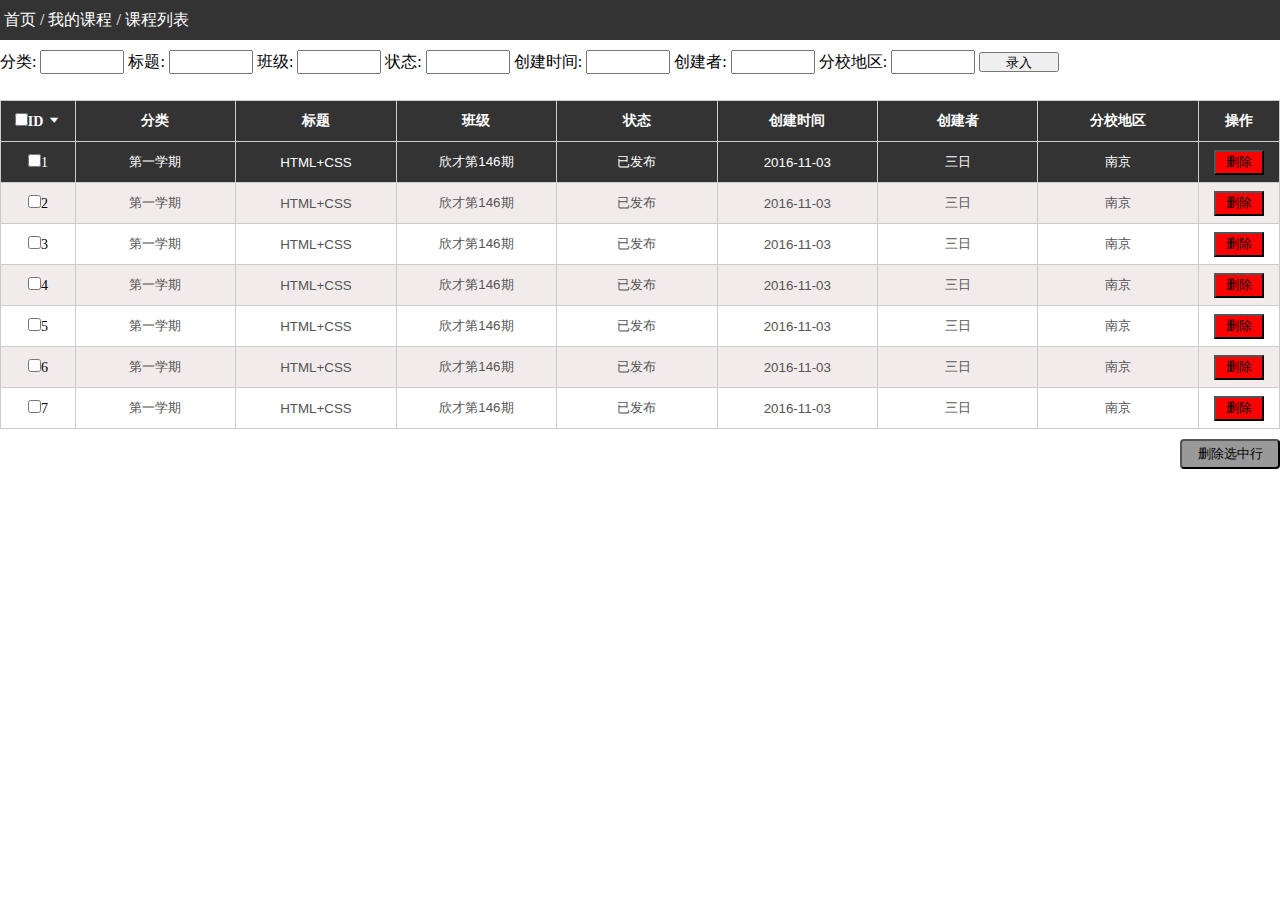
<file: index.html>
<!DOCTYPE html>
<html lang="en">
<head>
	<meta charset="UTF-8">
	<title>index</title>
	<link rel="stylesheet" href="css/index.css">
	<link rel="stylesheet" href="iconfont/iconfont.css">

</head>
<body>	
	<div class="top">&nbsp;首页&nbsp;/&nbsp;我的课程&nbsp;/&nbsp;课程列表</div>
	<div class="add">
		<span>分类:</span> <input type="text" class="classify" value="">
		<span>标题:</span> <input type="text" class="title" value="">
		<span>班级:</span> <input type="text" class="grade" value="">
		<span>状态:</span> <input type="text" class="state" value="">
		<span>创建时间:</span> <input type="text" class="creation" value="">
		<span>创建者:</span> <input type="text" class="creator" value="">
		<span>分校地区:</span> <input type="text" class="area" value="">
		<input type="button" class="button" value="录入">
		<span class="error">请勿留空</span>
	</div>
	<table>
		<thead>
			<th class="rows1"><input type="checkbox" class="selAll">ID
				<span class="icons">&#xe603;</span>
			</th>
			<th class="rows2">分类</th>
			<th class="rows3">标题</th>
			<th class="rows4">班级</th>
			<th class="rows5">状态</th>
			<th class="rows6">创建时间</th>
			<th class="rows7">创建者</th>
			<th class="rows8">分校地区</th>
			<th class="rows9">操作</th>
		</thead>
		<tbody>
		</tbody>
	</table>
	<input type="button" class="delAll" value="删除选中行">
</body>
</html>
<script src="js/jquery-3.1.1.min.js"></script>
<script src="iconfont/iconfont.js"></script>
<script src="js/check-input.js"></script>
</file>
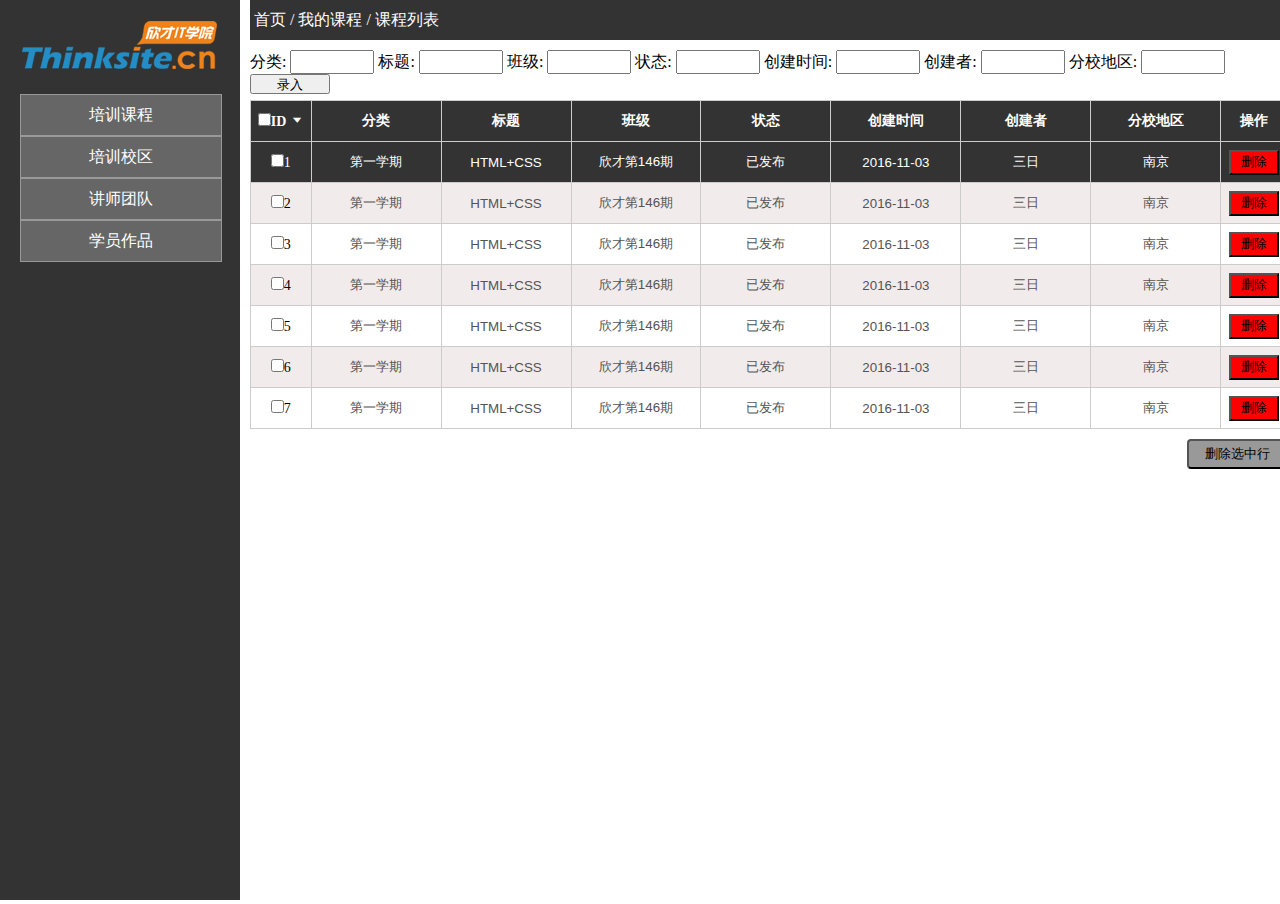
<file: yemian.html>
<!DOCTYPE html>
<html lang="en">
<head>
	<meta charset="UTF-8">
	<title>main</title>
	<link rel="stylesheet" href="css/yemian.css">

</head>
<body>
	<div class="left">	
 		<img src="images/logo.png">
 		<div id="guide">
 		<div class="guide">培训课程</div>
 		<div class="guide">培训校区</div>
 		<div class="guide">讲师团队</div>
 		<div class="guide">学员作品</div>
	</div>
	</div>
	<div class="right">
		<iframe src="index.html" scrolling="no" frameborder="0"></iframe>
	</div>
</body>
</html>
</file>
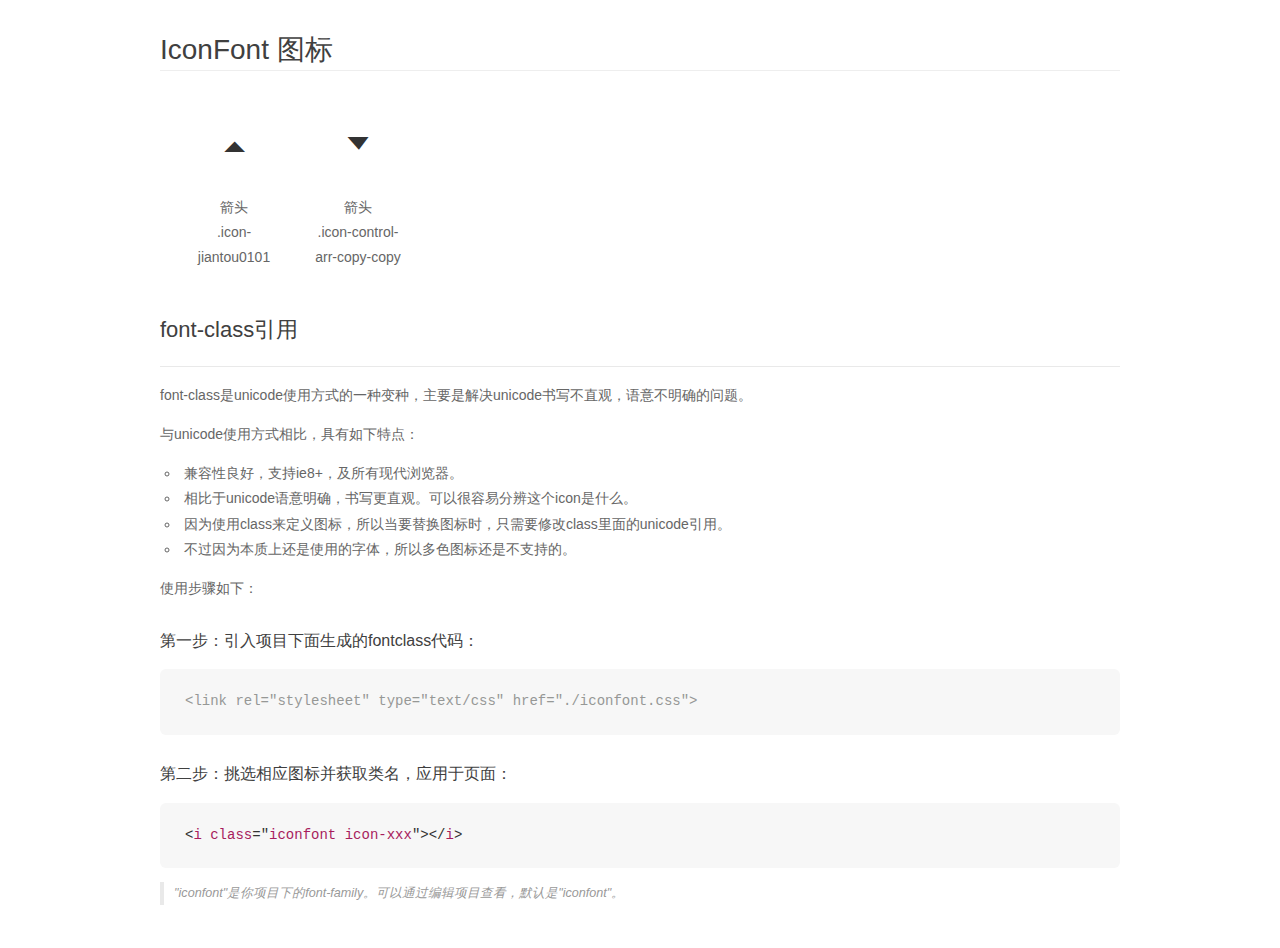
<file: iconfont/demo_fontclass.html>
<!DOCTYPE html>
<html>
<head>
    <meta charset="utf-8"/>
    <title>IconFont</title>
    <link rel="stylesheet" href="demo.css">
    <link rel="stylesheet" href="iconfont.css">
</head>
<body>
    <div class="main markdown">
        <h1>IconFont 图标</h1>
        <ul class="icon_lists clear">
            
                <li>
                <i class="icon iconfont icon-jiantou0101"></i>
                    <div class="name">箭头</div>
                    <div class="fontclass">.icon-jiantou0101</div>
                </li>
            
                <li>
                <i class="icon iconfont icon-control-arr-copy-copy"></i>
                    <div class="name">箭头</div>
                    <div class="fontclass">.icon-control-arr-copy-copy</div>
                </li>
            
        </ul>

        <h2 id="font-class-">font-class引用</h2>
        <hr>

        <p>font-class是unicode使用方式的一种变种，主要是解决unicode书写不直观，语意不明确的问题。</p>
        <p>与unicode使用方式相比，具有如下特点：</p>
        <ul>
        <li>兼容性良好，支持ie8+，及所有现代浏览器。</li>
        <li>相比于unicode语意明确，书写更直观。可以很容易分辨这个icon是什么。</li>
        <li>因为使用class来定义图标，所以当要替换图标时，只需要修改class里面的unicode引用。</li>
        <li>不过因为本质上还是使用的字体，所以多色图标还是不支持的。</li>
        </ul>
        <p>使用步骤如下：</p>
        <h3 id="-fontclass-">第一步：引入项目下面生成的fontclass代码：</h3>


        <pre><code class="lang-js hljs javascript"><span class="hljs-comment">&lt;link rel="stylesheet" type="text/css" href="./iconfont.css"&gt;</span></code></pre>
        <h3 id="-">第二步：挑选相应图标并获取类名，应用于页面：</h3>
        <pre><code class="lang-css hljs">&lt;<span class="hljs-selector-tag">i</span> <span class="hljs-selector-tag">class</span>="<span class="hljs-selector-tag">iconfont</span> <span class="hljs-selector-tag">icon-xxx</span>"&gt;&lt;/<span class="hljs-selector-tag">i</span>&gt;</code></pre>
        <blockquote>
        <p>"iconfont"是你项目下的font-family。可以通过编辑项目查看，默认是"iconfont"。</p>
        </blockquote>
    </div>
</body>
</html>
</file>
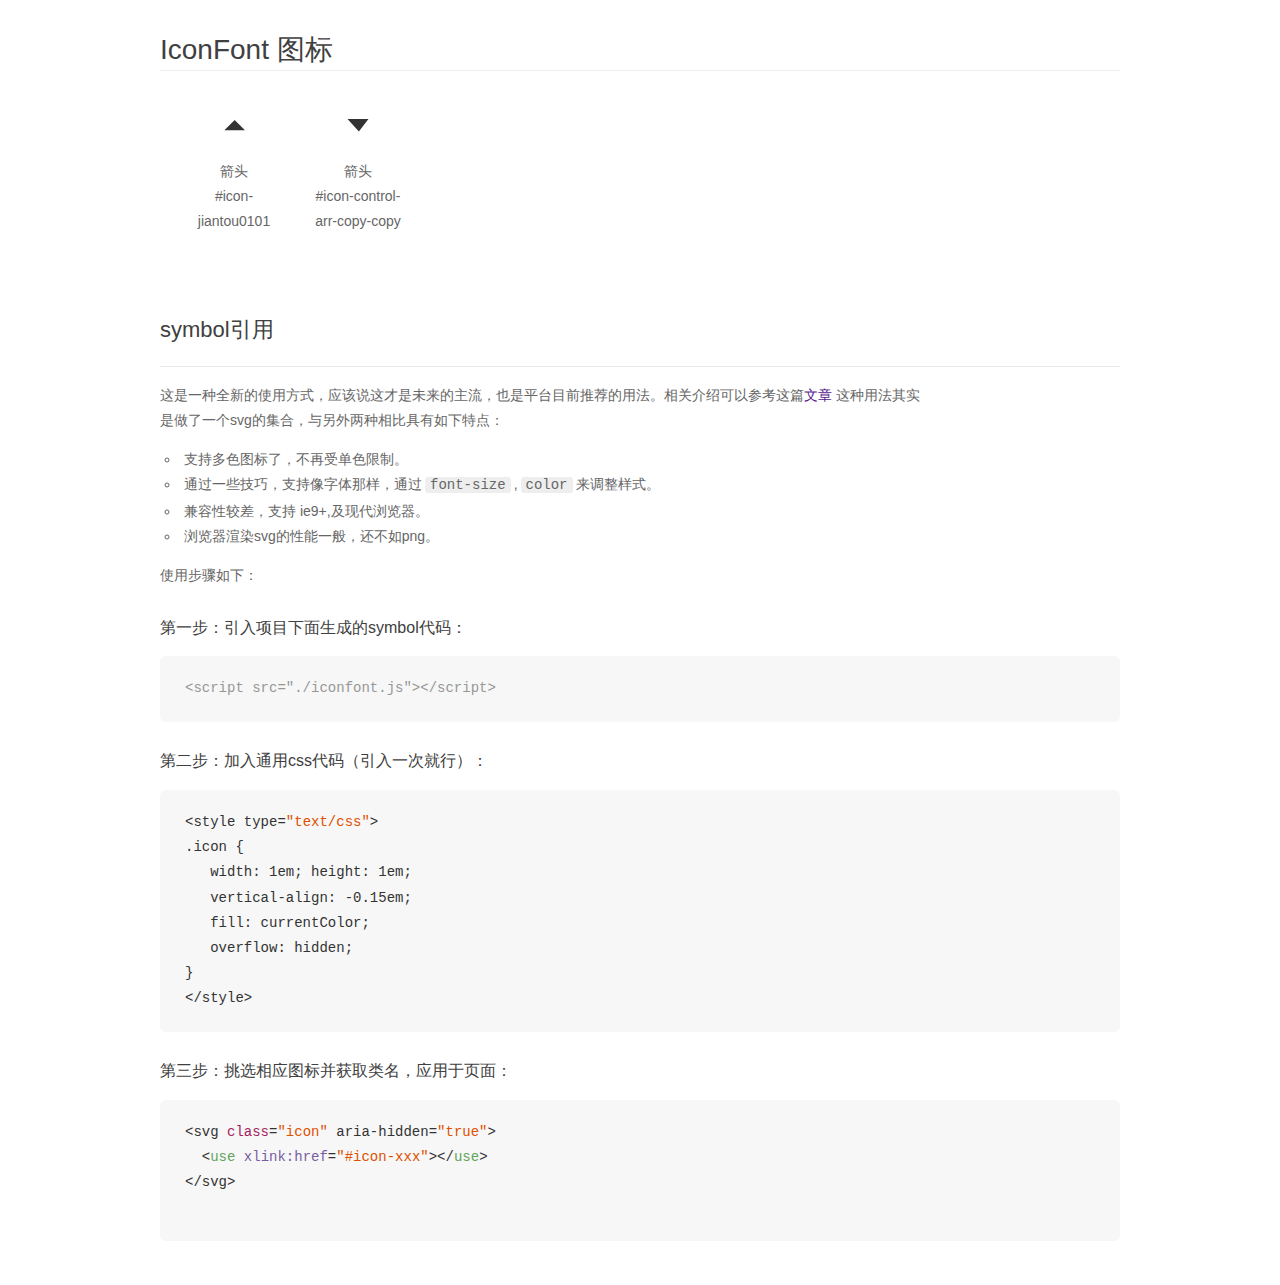
<file: iconfont/demo_symbol.html>
<!DOCTYPE html>
<html>
<head>
    <meta charset="utf-8"/>
    <title>IconFont</title>
    <link rel="stylesheet" href="demo.css">
    <script src="iconfont.js"></script>

    <style type="text/css">
        .icon {
          /* 通过设置 font-size 来改变图标大小 */
          width: 1em; height: 1em;
          /* 图标和文字相邻时，垂直对齐 */
          vertical-align: -0.15em;
          /* 通过设置 color 来改变 SVG 的颜色/fill */
          fill: currentColor;
          /* path 和 stroke 溢出 viewBox 部分在 IE 下会显示
             normalize.css 中也包含这行 */
          overflow: hidden;
        }

    </style>
</head>
<body>
    <div class="main markdown">
        <h1>IconFont 图标</h1>
        <ul class="icon_lists clear">
            
                <li>
                    <svg class="icon" aria-hidden="true">
                        <use xlink:href="#icon-jiantou0101"></use>
                    </svg>
                    <div class="name">箭头</div>
                    <div class="fontclass">#icon-jiantou0101</div>
                </li>
            
                <li>
                    <svg class="icon" aria-hidden="true">
                        <use xlink:href="#icon-control-arr-copy-copy"></use>
                    </svg>
                    <div class="name">箭头</div>
                    <div class="fontclass">#icon-control-arr-copy-copy</div>
                </li>
            
        </ul>


        <h2 id="symbol-">symbol引用</h2>
        <hr>

        <p>这是一种全新的使用方式，应该说这才是未来的主流，也是平台目前推荐的用法。相关介绍可以参考这篇<a href="">文章</a>
        这种用法其实是做了一个svg的集合，与另外两种相比具有如下特点：</p>
        <ul>
          <li>支持多色图标了，不再受单色限制。</li>
          <li>通过一些技巧，支持像字体那样，通过<code>font-size</code>,<code>color</code>来调整样式。</li>
          <li>兼容性较差，支持 ie9+,及现代浏览器。</li>
          <li>浏览器渲染svg的性能一般，还不如png。</li>
        </ul>
        <p>使用步骤如下：</p>
        <h3 id="-symbol-">第一步：引入项目下面生成的symbol代码：</h3>
        <pre><code class="lang-js hljs javascript"><span class="hljs-comment">&lt;script src="./iconfont.js"&gt;&lt;/script&gt;</span></code></pre>
        <h3 id="-css-">第二步：加入通用css代码（引入一次就行）：</h3>
        <pre><code class="lang-js hljs javascript">&lt;style type=<span class="hljs-string">"text/css"</span>&gt;
.icon {
   width: <span class="hljs-number">1</span>em; height: <span class="hljs-number">1</span>em;
   vertical-align: <span class="hljs-number">-0.15</span>em;
   fill: currentColor;
   overflow: hidden;
}
&lt;<span class="hljs-regexp">/style&gt;</span></code></pre>
        <h3 id="-">第三步：挑选相应图标并获取类名，应用于页面：</h3>
        <pre><code class="lang-js hljs javascript">&lt;svg <span class="hljs-class"><span class="hljs-keyword">class</span></span>=<span class="hljs-string">"icon"</span> aria-hidden=<span class="hljs-string">"true"</span>&gt;<span class="xml"><span class="hljs-tag">
  &lt;<span class="hljs-name">use</span> <span class="hljs-attr">xlink:href</span>=<span class="hljs-string">"#icon-xxx"</span>&gt;</span><span class="hljs-tag">&lt;/<span class="hljs-name">use</span>&gt;</span>
</span>&lt;<span class="hljs-regexp">/svg&gt;
        </span></code></pre>
    </div>
</body>
</html>
</file>
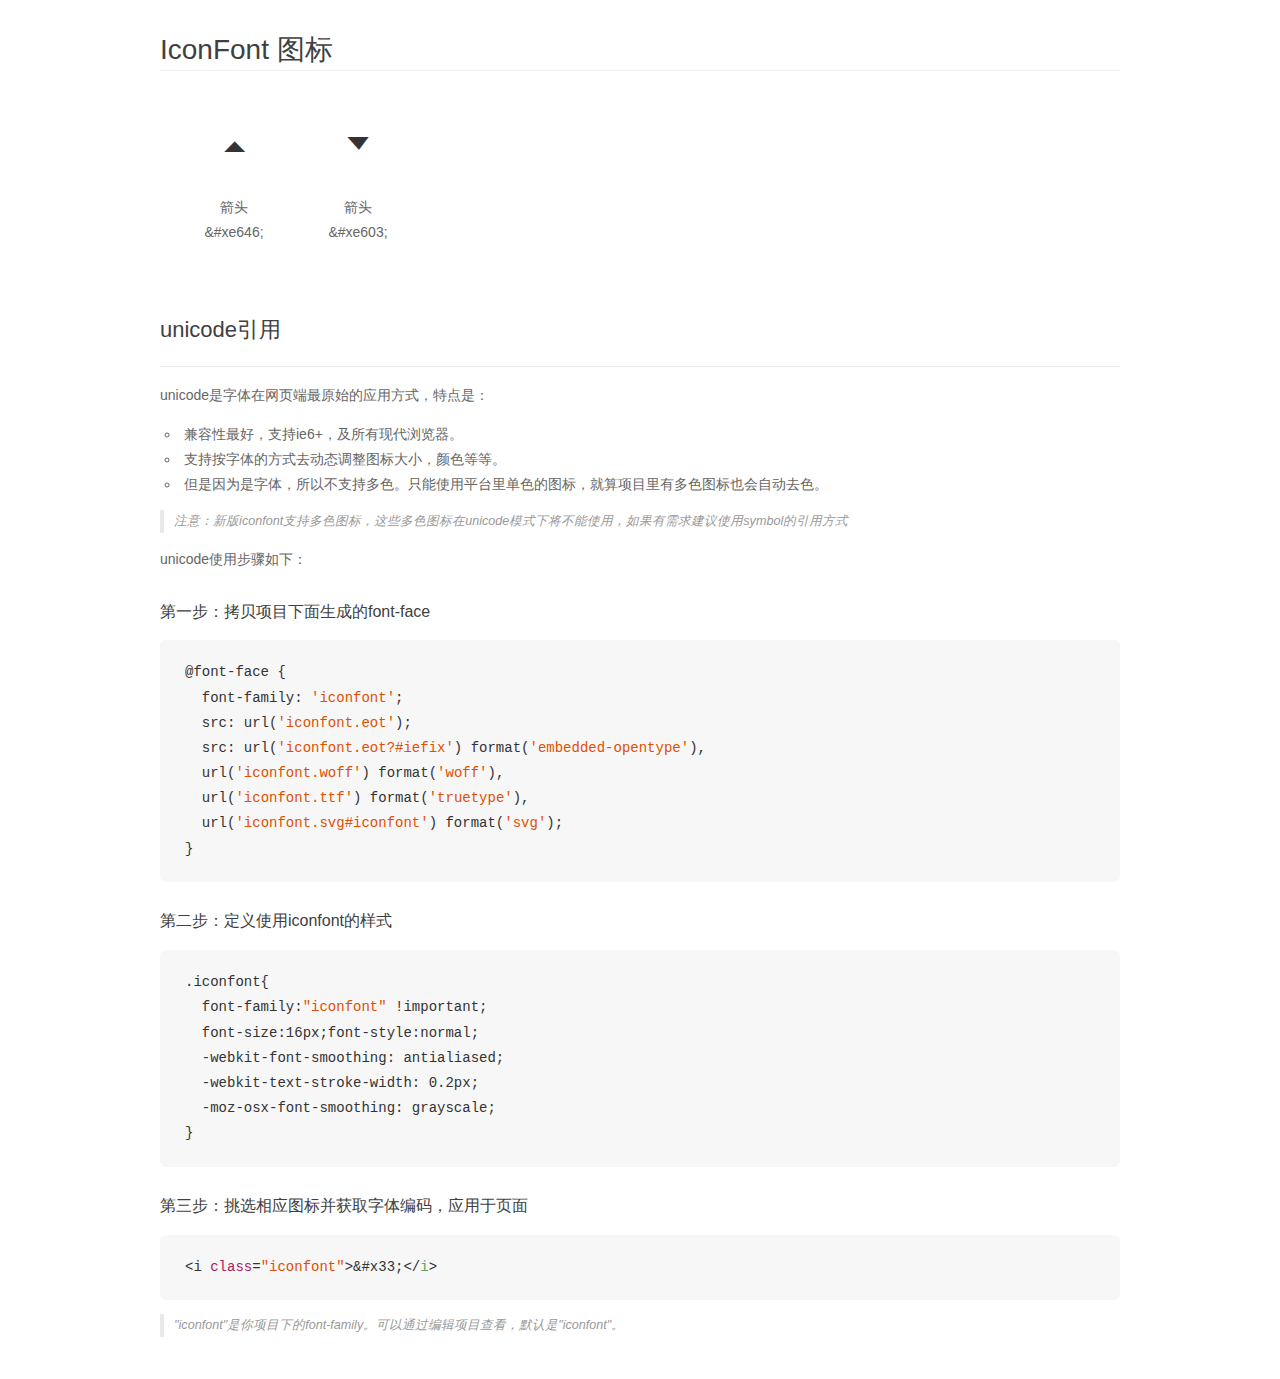
<file: iconfont/demo_unicode.html>
<!DOCTYPE html>
<html>
<head>
    <meta charset="utf-8"/>
    <title>IconFont</title>
    <link rel="stylesheet" href="demo.css">

    <style type="text/css">

        @font-face {font-family: "iconfont";
          src: url('iconfont.eot'); /* IE9*/
          src: url('iconfont.eot#iefix') format('embedded-opentype'), /* IE6-IE8 */
          url('iconfont.woff') format('woff'), /* chrome, firefox */
          url('iconfont.ttf') format('truetype'), /* chrome, firefox, opera, Safari, Android, iOS 4.2+*/
          url('iconfont.svg#iconfont') format('svg'); /* iOS 4.1- */
        }

        .iconfont {
          font-family:"iconfont" !important;
          font-size:16px;
          font-style:normal;
          -webkit-font-smoothing: antialiased;
          -webkit-text-stroke-width: 0.2px;
          -moz-osx-font-smoothing: grayscale;
        }

    </style>
</head>
<body>
    <div class="main markdown">
        <h1>IconFont 图标</h1>
        <ul class="icon_lists clear">
            
                <li>
                <i class="icon iconfont">&#xe646;</i>
                    <div class="name">箭头</div>
                    <div class="code">&amp;#xe646;</div>
                </li>
            
                <li>
                <i class="icon iconfont">&#xe603;</i>
                    <div class="name">箭头</div>
                    <div class="code">&amp;#xe603;</div>
                </li>
            
        </ul>
        <h2 id="unicode-">unicode引用</h2>
        <hr>

        <p>unicode是字体在网页端最原始的应用方式，特点是：</p>
        <ul>
        <li>兼容性最好，支持ie6+，及所有现代浏览器。</li>
        <li>支持按字体的方式去动态调整图标大小，颜色等等。</li>
        <li>但是因为是字体，所以不支持多色。只能使用平台里单色的图标，就算项目里有多色图标也会自动去色。</li>
        </ul>
        <blockquote>
        <p>注意：新版iconfont支持多色图标，这些多色图标在unicode模式下将不能使用，如果有需求建议使用symbol的引用方式</p>
        </blockquote>
        <p>unicode使用步骤如下：</p>
        <h3 id="-font-face">第一步：拷贝项目下面生成的font-face</h3>
        <pre><code class="lang-js hljs javascript">@font-face {
  font-family: <span class="hljs-string">'iconfont'</span>;
  src: url(<span class="hljs-string">'iconfont.eot'</span>);
  src: url(<span class="hljs-string">'iconfont.eot?#iefix'</span>) format(<span class="hljs-string">'embedded-opentype'</span>),
  url(<span class="hljs-string">'iconfont.woff'</span>) format(<span class="hljs-string">'woff'</span>),
  url(<span class="hljs-string">'iconfont.ttf'</span>) format(<span class="hljs-string">'truetype'</span>),
  url(<span class="hljs-string">'iconfont.svg#iconfont'</span>) format(<span class="hljs-string">'svg'</span>);
}
</code></pre>
        <h3 id="-iconfont-">第二步：定义使用iconfont的样式</h3>
        <pre><code class="lang-js hljs javascript">.iconfont{
  font-family:<span class="hljs-string">"iconfont"</span> !important;
  font-size:<span class="hljs-number">16</span>px;font-style:normal;
  -webkit-font-smoothing: antialiased;
  -webkit-text-stroke-width: <span class="hljs-number">0.2</span>px;
  -moz-osx-font-smoothing: grayscale;
}
</code></pre>
        <h3 id="-">第三步：挑选相应图标并获取字体编码，应用于页面</h3>
        <pre><code class="lang-js hljs javascript">&lt;i <span class="hljs-class"><span class="hljs-keyword">class</span></span>=<span class="hljs-string">"iconfont"</span>&gt;&amp;#x33;<span class="xml"><span class="hljs-tag">&lt;/<span class="hljs-name">i</span>&gt;</span></span></code></pre>

        <blockquote>
        <p>"iconfont"是你项目下的font-family。可以通过编辑项目查看，默认是"iconfont"。</p>
        </blockquote>
    </div>


</body>
</html>
</file>
<file: css/index.css>
*{
	padding:0;
	margin: 0;

}
.icons{
	font-family: 'iconfont';
	cursor: pointer;
}

html,body{
	height: 100%;
}
.top{
	height: 40px;
	font-size: 16px;
	color: white;
	background-color: #333333;
	line-height: 40px;
}

.add{
	width: 100%;
	height: 45px;
	margin-top: 10px;
}
.add input{
	width: 80px;
	height: 20px;
}
.error{
	color: red;
	display: none;
	float: right;
}
table{
	width: 100%;
	height: auto;
	background: white;
	font-size: 14px;
	text-align: center;
	border-collapse: collapse;
	border:1px solid #CCC;
	margin-top:5px;
}
thead{
	color: #ffffff;
	background: #333333;
}

th{
	height: 40px;
	border:1px solid #CCC;
}
td{
	height: 40px;
	font-family: "微软雅黑";
	border:1px solid #CCC;
}
tbody tr:nth-child(even){
	background: #f2ebeb;
}
tbody tr:hover{
	background: #f2ebeb;
}
 tbody input[type=button]{
	width: 50px;
	height: 25px;
	background: red;
	color: #000;

}
tbody tr.back{
	background: #333;
	color: #FFF;
}

tbody input[type='text']{
	width: 100px;
	height: 20px;
	text-align: center;
	border: none;
	background: none;
}

tbody tr.back td input[type='text']{
	color: #FFF;
}
.delAll{
	width: 100px;
	height: 30px;
	background: #999;
	float: right;
	border-radius: 4px;
	margin-top: 10px;
}
</file>
<file: iconfont/iconfont.css>
@font-face {font-family: "iconfont";
  src: url('iconfont.eot?t=1492586973542'); /* IE9*/
  src: url('iconfont.eot?t=1492586973542#iefix') format('embedded-opentype'), /* IE6-IE8 */
  url('iconfont.woff?t=1492586973542') format('woff'), /* chrome, firefox */
  url('iconfont.ttf?t=1492586973542') format('truetype'), /* chrome, firefox, opera, Safari, Android, iOS 4.2+*/
  url('iconfont.svg?t=1492586973542#iconfont') format('svg'); /* iOS 4.1- */
}

.iconfont {
  font-family:"iconfont" !important;
  font-size:16px;
  font-style:normal;
  -webkit-font-smoothing: antialiased;
  -moz-osx-font-smoothing: grayscale;
}

.icon-jiantou0101:before { content: "\e646"; }

.icon-control-arr-copy-copy:before { content: "\e603"; }
</file>
<file: css/yemian.css>
*{
			padding:0;
			margin: 0;
		}

		html,body{
			height: 100%;
		}

		.left{
			width: 240px;
			height: 100%;
			background: #333333;
			position: fixed;			
		}
		.right{
			width: 81%;
			height: 100%;
			background: white;
			top:0;
			margin-left: 250px;	
		}
		img{
			width: 200px;
			height: 50px;
			margin-left: 20px;
			margin-top: 20px;
		}
		#guide{
			width:200px; 
			margin-top: 20px;

		}
		.guide{
			width: 200px;
			height: 40px;
			color: #ffffff;
			border: 1px solid #999999;
			font-size: 16px;
			margin-left: 20px;
			line-height: 40px;
			text-align: center;
			background: #666666;
		}
		.guide:hover{
			background: #999999;
			color: white;
		}

		iframe{
			width: 100%;
			height: 100%;
		}
</file>
<file: iconfont/demo.css>
*{margin: 0;padding: 0;list-style: none;}
/*
KISSY CSS Reset
理念：1. reset 的目的不是清除浏览器的默认样式，这仅是部分工作。清除和重置是紧密不可分的。
2. reset 的目的不是让默认样式在所有浏览器下一致，而是减少默认样式有可能带来的问题。
3. reset 期望提供一套普适通用的基础样式。但没有银弹，推荐根据具体需求，裁剪和修改后再使用。
特色：1. 适应中文；2. 基于最新主流浏览器。
维护：玉伯<lifesinger@gmail.com>, 正淳<ragecarrier@gmail.com>
 */

/** 清除内外边距 **/
body, h1, h2, h3, h4, h5, h6, hr, p, blockquote, /* structural elements 结构元素 */
dl, dt, dd, ul, ol, li, /* list elements 列表元素 */
pre, /* text formatting elements 文本格式元素 */
form, fieldset, legend, button, input, textarea, /* form elements 表单元素 */
th, td /* table elements 表格元素 */ {
  margin: 0;
  padding: 0;
}

/** 设置默认字体 **/
body,
button, input, select, textarea /* for ie */ {
  font: 12px/1.5 tahoma, arial, \5b8b\4f53, sans-serif;
}
h1, h2, h3, h4, h5, h6 { font-size: 100%; }
address, cite, dfn, em, var { font-style: normal; } /* 将斜体扶正 */
code, kbd, pre, samp { font-family: courier new, courier, monospace; } /* 统一等宽字体 */
small { font-size: 12px; } /* 小于 12px 的中文很难阅读，让 small 正常化 */

/** 重置列表元素 **/
ul, ol { list-style: none; }

/** 重置文本格式元素 **/
a { text-decoration: none; }
a:hover { text-decoration: underline; }


/** 重置表单元素 **/
legend { color: #000; } /* for ie6 */
fieldset, img { border: 0; } /* img 搭车：让链接里的 img 无边框 */
button, input, select, textarea { font-size: 100%; } /* 使得表单元素在 ie 下能继承字体大小 */
/* 注：optgroup 无法扶正 */

/** 重置表格元素 **/
table { border-collapse: collapse; border-spacing: 0; }

/* 清除浮动 */
.ks-clear:after, .clear:after {
  content: '\20';
  display: block;
  height: 0;
  clear: both;
}
.ks-clear, .clear {
  *zoom: 1;
}

.main {
  padding: 30px 100px;
width: 960px;
margin: 0 auto;
}
.main h1{font-size:36px; color:#333; text-align:left;margin-bottom:30px; border-bottom: 1px solid #eee;}

.helps{margin-top:40px;}
.helps pre{
  padding:20px;
  margin:10px 0;
  border:solid 1px #e7e1cd;
  background-color: #fffdef;
  overflow: auto;
}

.icon_lists{
  width: 100% !important;

}

.icon_lists li{
  float:left;
  width: 100px;
  height:180px;
  text-align: center;
  list-style: none !important;
}
.icon_lists .icon{
  font-size: 42px;
  line-height: 100px;
  margin: 10px 0;
  color:#333;
  -webkit-transition: font-size 0.25s ease-out 0s;
  -moz-transition: font-size 0.25s ease-out 0s;
  transition: font-size 0.25s ease-out 0s;

}
.icon_lists .icon:hover{
  font-size: 100px;
}



.markdown {
  color: #666;
  font-size: 14px;
  line-height: 1.8;
}

.highlight {
  line-height: 1.5;
}

.markdown img {
  vertical-align: middle;
  max-width: 100%;
}

.markdown h1 {
  color: #404040;
  font-weight: 500;
  line-height: 40px;
  margin-bottom: 24px;
}

.markdown h2,
.markdown h3,
.markdown h4,
.markdown h5,
.markdown h6 {
  color: #404040;
  margin: 1.6em 0 0.6em 0;
  font-weight: 500;
  clear: both;
}

.markdown h1 {
  font-size: 28px;
}

.markdown h2 {
  font-size: 22px;
}

.markdown h3 {
  font-size: 16px;
}

.markdown h4 {
  font-size: 14px;
}

.markdown h5 {
  font-size: 12px;
}

.markdown h6 {
  font-size: 12px;
}

.markdown hr {
  height: 1px;
  border: 0;
  background: #e9e9e9;
  margin: 16px 0;
  clear: both;
}

.markdown p,
.markdown pre {
  margin: 1em 0;
}

.markdown > p,
.markdown > blockquote,
.markdown > .highlight,
.markdown > ol,
.markdown > ul {
  width: 80%;
}

.markdown ul > li {
  list-style: circle;
}

.markdown > ul li,
.markdown blockquote ul > li {
  margin-left: 20px;
  padding-left: 4px;
}

.markdown > ul li p,
.markdown > ol li p {
  margin: 0.6em 0;
}

.markdown ol > li {
  list-style: decimal;
}

.markdown > ol li,
.markdown blockquote ol > li {
  margin-left: 20px;
  padding-left: 4px;
}

.markdown code {
  margin: 0 3px;
  padding: 0 5px;
  background: #eee;
  border-radius: 3px;
}

.markdown pre {
  border-radius: 6px;
  background: #f7f7f7;
  padding: 20px;
}

.markdown pre code {
  border: none;
  background: #f7f7f7;
  margin: 0;
}

.markdown strong,
.markdown b {
  font-weight: 600;
}

.markdown > table {
  border-collapse: collapse;
  border-spacing: 0px;
  empty-cells: show;
  border: 1px solid #e9e9e9;
  width: 95%;
  margin-bottom: 24px;
}

.markdown > table th {
  white-space: nowrap;
  color: #333;
  font-weight: 600;

}

.markdown > table th,
.markdown > table td {
  border: 1px solid #e9e9e9;
  padding: 8px 16px;
  text-align: left;
}

.markdown > table th {
  background: #F7F7F7;
}

.markdown blockquote {
  font-size: 90%;
  color: #999;
  border-left: 4px solid #e9e9e9;
  padding-left: 0.8em;
  margin: 1em 0;
  font-style: italic;
}

.markdown blockquote p {
  margin: 0;
}

.markdown .anchor {
  opacity: 0;
  transition: opacity 0.3s ease;
  margin-left: 8px;
}

.markdown .waiting {
  color: #ccc;
}

.markdown h1:hover .anchor,
.markdown h2:hover .anchor,
.markdown h3:hover .anchor,
.markdown h4:hover .anchor,
.markdown h5:hover .anchor,
.markdown h6:hover .anchor {
  opacity: 1;
  display: inline-block;
}

.markdown > br,
.markdown > p > br {
  clear: both;
}


.hljs {
  display: block;
  background: white;
  padding: 0.5em;
  color: #333333;
  overflow-x: auto;
}

.hljs-comment,
.hljs-meta {
  color: #969896;
}

.hljs-string,
.hljs-variable,
.hljs-template-variable,
.hljs-strong,
.hljs-emphasis,
.hljs-quote {
  color: #df5000;
}

.hljs-keyword,
.hljs-selector-tag,
.hljs-type {
  color: #a71d5d;
}

.hljs-literal,
.hljs-symbol,
.hljs-bullet,
.hljs-attribute {
  color: #0086b3;
}

.hljs-section,
.hljs-name {
  color: #63a35c;
}

.hljs-tag {
  color: #333333;
}

.hljs-title,
.hljs-attr,
.hljs-selector-id,
.hljs-selector-class,
.hljs-selector-attr,
.hljs-selector-pseudo {
  color: #795da3;
}

.hljs-addition {
  color: #55a532;
  background-color: #eaffea;
}

.hljs-deletion {
  color: #bd2c00;
  background-color: #ffecec;
}

.hljs-link {
  text-decoration: underline;
}

pre{
  background: #fff;
}
</file>
